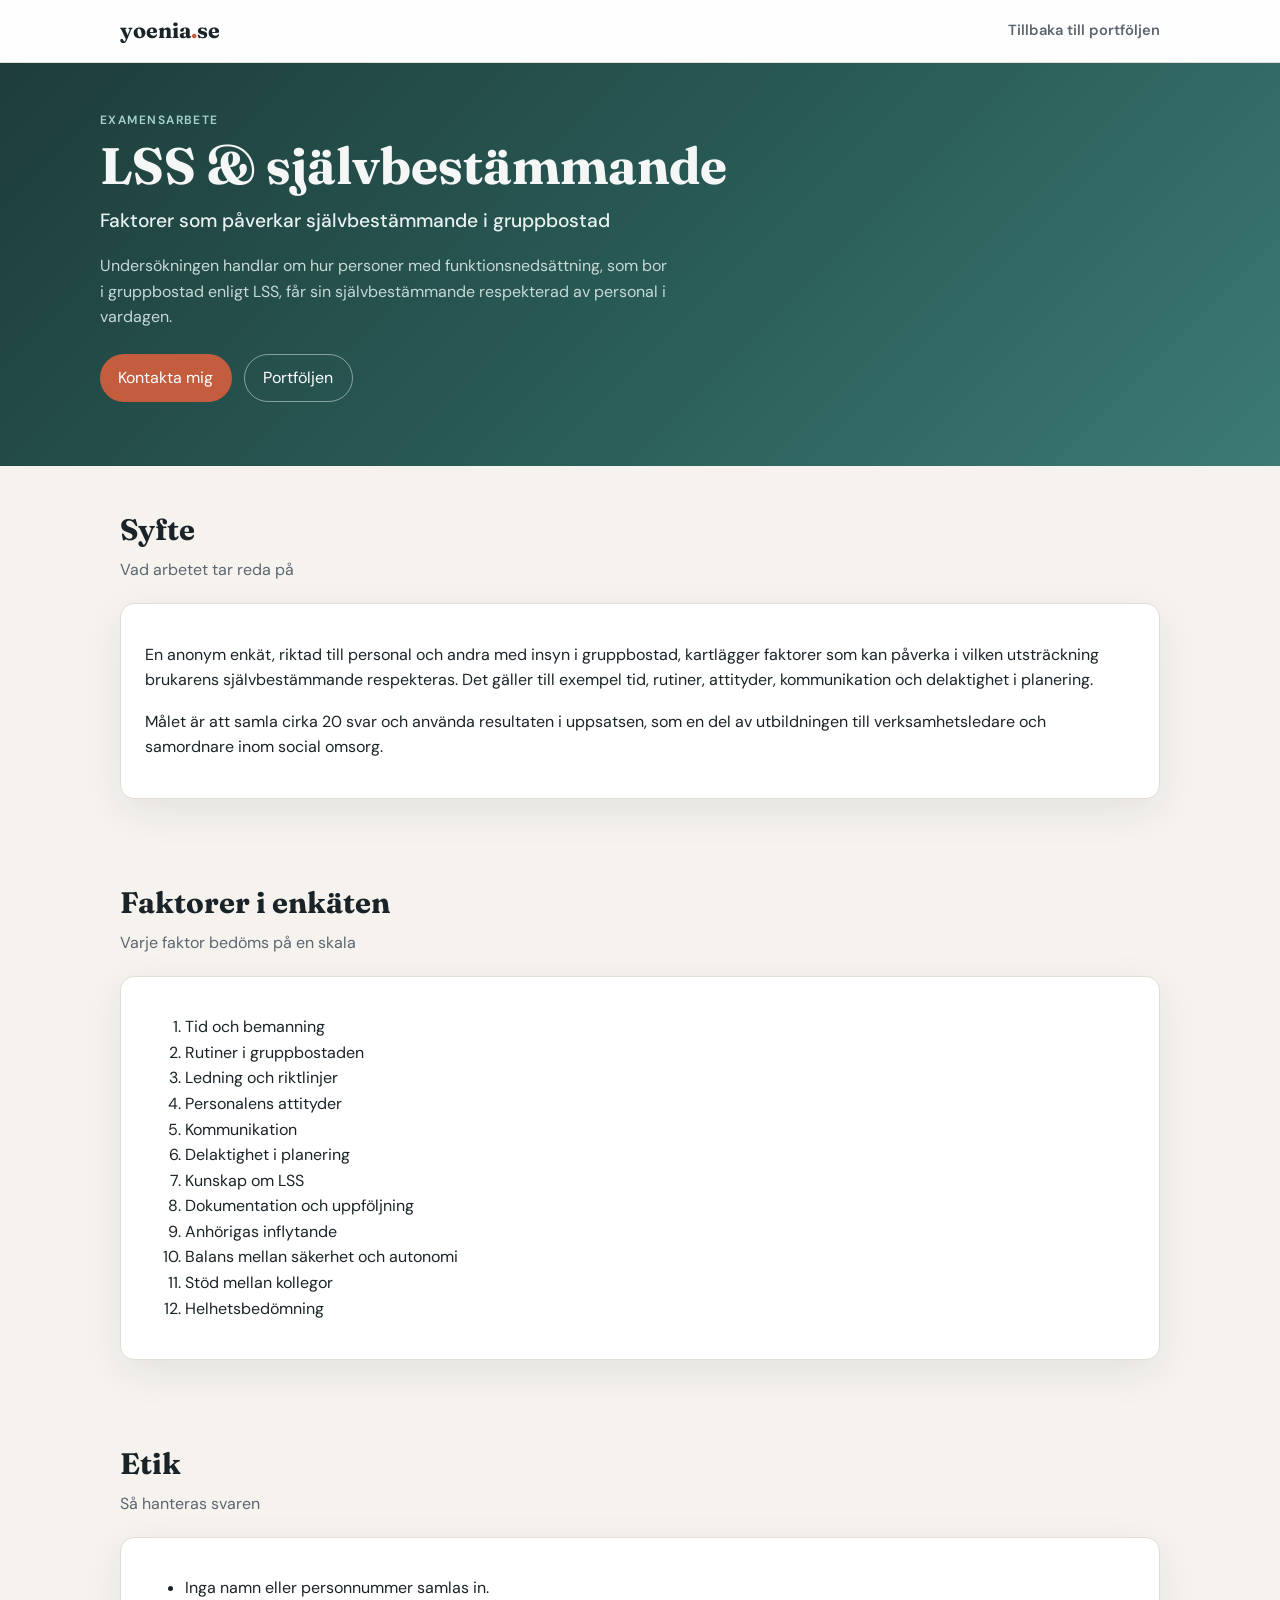
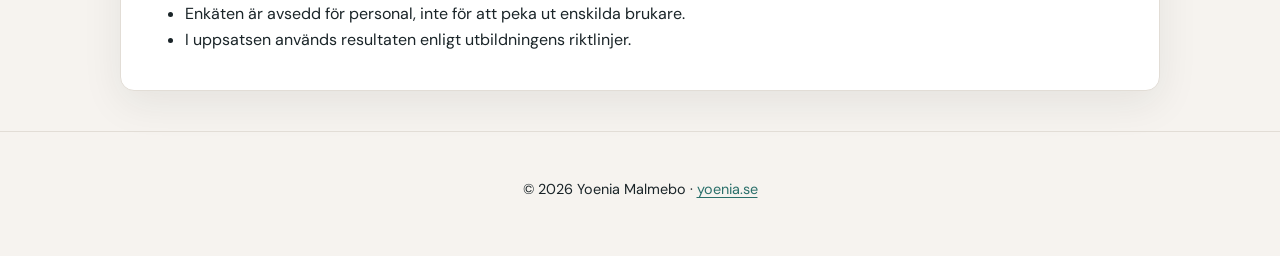
<file: src/main/resources/static/examensarbete.html>
<!DOCTYPE html>
<html lang="sv">
<head>
  <meta charset="UTF-8">
  <meta name="viewport" content="width=device-width, initial-scale=1.0">
  <meta name="description" content="Examensarbete av Yoenia Malmebo om självbestämmande för personer i gruppbostad enligt LSS.">
  <title>LSS &amp; självbestämmande | Yoenia Malmebo</title>
  <link rel="preconnect" href="https://fonts.googleapis.com">
  <link rel="preconnect" href="https://fonts.gstatic.com" crossorigin>
  <link href="https://fonts.googleapis.com/css2?family=DM+Sans:ital,opsz,wght@0,9..40,400;0,9..40,500;0,9..40,600;0,9..40,700;1,9..40,400&family=Fraunces:opsz,wght@9..144,600;9..144,700&display=swap" rel="stylesheet">
  <link rel="stylesheet" href="css/style.css">
</head>
<body>
  <a class="skip-link" href="#main">Hoppa till innehåll</a>

  <header class="site-header">
    <div class="header-inner">
      <a class="brand" href="./">yoenia<span class="brand-dot">.</span>se</a>
      <nav class="site-nav" aria-label="Sidnavigering">
        <a href="./#projekt">Tillbaka till portföljen</a>
      </nav>
    </div>
  </header>

  <main id="main">
    <section class="hero" aria-labelledby="exam-title">
      <div class="hero-grid">
      <div class="hero-copy">
        <p class="eyebrow">Examensarbete</p>
        <h1 id="exam-title">LSS &amp; självbestämmande</h1>
        <p class="hero-tagline">Faktorer som påverkar självbestämmande i gruppbostad</p>
        <p class="hero-summary">
          Undersökningen handlar om hur personer med funktionsnedsättning, som bor i gruppbostad enligt LSS,
          får sin självbestämmande respekterad av personal i vardagen.
        </p>
        <div class="hero-actions">
          <a class="btn" href="./#kontakt">Kontakta mig</a>
          <a class="btn secondary" href="./">Portföljen</a>
        </div>
      </div>
      </div>
    </section>

    <section class="section">
      <div class="section-head">
        <h2>Syfte</h2>
        <p class="muted">Vad arbetet tar reda på</p>
      </div>
      <div class="card">
        <p>
          En anonym enkät, riktad till personal och andra med insyn i gruppbostad, kartlägger faktorer
          som kan påverka i vilken utsträckning brukarens självbestämmande respekteras. Det gäller till
          exempel tid, rutiner, attityder, kommunikation och delaktighet i planering.
        </p>
        <p>
          Målet är att samla cirka 20 svar och använda resultaten i uppsatsen, som en del av utbildningen
          till verksamhetsledare och samordnare inom social omsorg.
        </p>
      </div>
    </section>

    <section class="section">
      <div class="section-head">
        <h2>Faktorer i enkäten</h2>
        <p class="muted">Varje faktor bedöms på en skala</p>
      </div>
      <div class="card">
        <ol>
          <li>Tid och bemanning</li>
          <li>Rutiner i gruppbostaden</li>
          <li>Ledning och riktlinjer</li>
          <li>Personalens attityder</li>
          <li>Kommunikation</li>
          <li>Delaktighet i planering</li>
          <li>Kunskap om LSS</li>
          <li>Dokumentation och uppföljning</li>
          <li>Anhörigas inflytande</li>
          <li>Balans mellan säkerhet och autonomi</li>
          <li>Stöd mellan kollegor</li>
          <li>Helhetsbedömning</li>
        </ol>
      </div>
    </section>

    <section class="section">
      <div class="section-head">
        <h2>Etik</h2>
        <p class="muted">Så hanteras svaren</p>
      </div>
      <div class="card">
        <ul>
          <li>Inga namn eller personnummer samlas in.</li>
          <li>Enkäten är avsedd för personal, inte för att peka ut enskilda brukare.</li>
          <li>I uppsatsen används resultaten enligt utbildningens riktlinjer.</li>
        </ul>
      </div>
    </section>
  </main>

  <footer class="site-footer">
    <p>© <span id="year"></span> Yoenia Malmebo · <a href="./">yoenia.se</a></p>
  </footer>
  <script>
    document.getElementById("year").textContent = String(new Date().getFullYear());
  </script>
</body>
</html>
</file>
<file: src/main/resources/static/css/style.css>
:root {
  --bg: #f6f3ef;
  --bg-hero: #1e3d3a;
  --surface: #ffffff;
  --text: #1a2428;
  --muted: #5c6670;
  --accent: #c45c3e;
  --accent-hover: #a84d33;
  --teal: #2a6f6a;
  --teal-soft: #d8ebe8;
  --border: #e2ddd6;
  --shadow: 0 12px 40px rgba(26, 36, 40, 0.08);
  --radius: 14px;
  --max: 1080px;
  --font: "DM Sans", system-ui, sans-serif;
  --font-display: "Fraunces", Georgia, serif;
}

*,
*::before,
*::after {
  box-sizing: border-box;
}

html {
  scroll-behavior: smooth;
}

body {
  margin: 0;
  font-family: var(--font);
  background: var(--bg);
  color: var(--text);
  line-height: 1.6;
}

a {
  color: var(--teal);
  text-decoration-thickness: 1px;
  text-underline-offset: 3px;
}

a:hover {
  color: var(--accent);
}

.skip-link {
  position: absolute;
  left: -9999px;
  top: 0;
  background: var(--teal);
  color: #fff;
  padding: 0.5rem 1rem;
  z-index: 100;
}

.skip-link:focus {
  left: 1rem;
  top: 1rem;
}

.site-header {
  position: sticky;
  top: 0;
  z-index: 50;
  background: rgba(255, 255, 255, 0.92);
  backdrop-filter: blur(10px);
  border-bottom: 1px solid var(--border);
}

.header-inner {
  max-width: var(--max);
  margin: 0 auto;
  padding: 0.85rem 1.25rem;
  display: flex;
  align-items: center;
  justify-content: space-between;
  gap: 1rem;
}

.brand {
  font-family: var(--font-display);
  font-weight: 700;
  font-size: 1.35rem;
  color: var(--text);
  text-decoration: none;
}

.brand-dot {
  color: var(--accent);
}

.site-nav {
  display: flex;
  flex-wrap: wrap;
  gap: 0.35rem 1rem;
}

.site-nav a {
  font-weight: 600;
  font-size: 0.92rem;
  color: var(--muted);
  text-decoration: none;
}

.site-nav a:hover {
  color: var(--teal);
}

.nav-toggle {
  display: none;
  border: 1px solid var(--border);
  background: var(--surface);
  border-radius: 8px;
  padding: 0.4rem 0.75rem;
  font: inherit;
  cursor: pointer;
}

.hero {
  background: linear-gradient(135deg, var(--bg-hero) 0%, #2a5c58 55%, #3d7a74 100%);
  color: #f4f7f6;
  padding: 3rem 1.25rem 4rem;
}

.hero-grid {
  max-width: var(--max);
  margin: 0 auto;
  display: grid;
  grid-template-columns: 1.4fr 0.9fr;
  gap: 2rem;
  align-items: start;
}

.eyebrow {
  text-transform: uppercase;
  letter-spacing: 0.12em;
  font-size: 0.75rem;
  font-weight: 600;
  color: #a8d4ce;
  margin: 0 0 0.5rem;
}

.hero h1 {
  font-family: var(--font-display);
  font-size: clamp(2.2rem, 5vw, 3.2rem);
  line-height: 1.1;
  margin: 0 0 0.75rem;
}

.hero-tagline {
  font-size: 1.2rem;
  font-weight: 500;
  margin: 0 0 1rem;
  color: #e8f2f0;
}

.hero-summary {
  color: #c5d9d5;
  max-width: 52ch;
  margin: 0 0 1.5rem;
}

.hero-actions {
  display: flex;
  flex-wrap: wrap;
  gap: 0.75rem;
}

.hero-card {
  background: rgba(255, 255, 255, 0.08);
  border: 1px solid rgba(255, 255, 255, 0.15);
  border-radius: var(--radius);
  padding: 1.5rem;
}

.avatar {
  width: 4.5rem;
  height: 4.5rem;
  border-radius: 50%;
  display: grid;
  place-items: center;
  font-weight: 700;
  font-size: 1.25rem;
  background: var(--accent);
  color: #fff;
  margin-bottom: 1rem;
  overflow: hidden;
}

.avatar.avatar--photo {
  background: transparent;
  padding: 0;
}

.avatar-img {
  width: 100%;
  height: 100%;
  object-fit: cover;
  object-position: center 18%;
  display: block;
}

.quick-facts {
  list-style: none;
  margin: 0;
  padding: 0;
  font-size: 0.95rem;
}

.quick-facts li {
  padding: 0.35rem 0;
  border-bottom: 1px solid rgba(255, 255, 255, 0.1);
}

.quick-facts li:last-child {
  border-bottom: none;
}

.section {
  max-width: var(--max);
  margin: 0 auto;
  padding: 2.5rem 1.25rem;
}

.section-head {
  margin-bottom: 1.25rem;
}

.section-head h2 {
  font-family: var(--font-display);
  font-size: 1.85rem;
  margin: 0 0 0.25rem;
}

.muted {
  color: var(--muted);
  margin: 0;
}

.card {
  background: var(--surface);
  border: 1px solid var(--border);
  border-radius: var(--radius);
  padding: 1.35rem 1.5rem;
  box-shadow: var(--shadow);
}

.pill-list {
  display: flex;
  flex-wrap: wrap;
  gap: 0.5rem;
  list-style: none;
  margin: 1.25rem 0 0;
  padding: 0;
}

.pill-list li {
  background: var(--teal-soft);
  color: var(--teal);
  font-size: 0.85rem;
  font-weight: 600;
  padding: 0.35rem 0.75rem;
  border-radius: 999px;
}

.skills-grid {
  display: grid;
  grid-template-columns: repeat(auto-fit, minmax(240px, 1fr));
  gap: 1rem;
}

.skill-card h3 {
  margin: 0 0 0.75rem;
  font-size: 1rem;
  color: var(--teal);
}

.skill-card ul {
  margin: 0;
  padding-left: 1.1rem;
  color: var(--muted);
  font-size: 0.95rem;
}

.timeline {
  list-style: none;
  margin: 0;
  padding: 0;
  border-left: 2px solid var(--teal-soft);
}

.timeline-item {
  position: relative;
  padding: 0 0 1.75rem 1.5rem;
}

.timeline-item::before {
  content: "";
  position: absolute;
  left: -7px;
  top: 0.35rem;
  width: 12px;
  height: 12px;
  border-radius: 50%;
  background: var(--accent);
  border: 2px solid var(--bg);
}

.timeline-period {
  font-size: 0.85rem;
  font-weight: 600;
  color: var(--accent);
  margin: 0 0 0.25rem;
}

.timeline-item h3 {
  margin: 0 0 0.15rem;
  font-size: 1.05rem;
}

.timeline-org {
  margin: 0 0 0.75rem;
  color: var(--muted);
  font-size: 0.95rem;
}

.timeline-item ul {
  margin: 0;
  padding-left: 1.1rem;
  color: var(--text);
  font-size: 0.95rem;
}

.cards-stack {
  display: flex;
  flex-direction: column;
  gap: 0.85rem;
}

.edu-card h3 {
  margin: 0 0 0.25rem;
  font-size: 1.05rem;
}

.edu-meta {
  color: var(--muted);
  font-size: 0.9rem;
  margin: 0 0 0.5rem;
}

.projects-grid {
  display: grid;
  grid-template-columns: repeat(auto-fit, minmax(280px, 1fr));
  gap: 1rem;
}

.project-card h3 {
  margin: 0 0 0.5rem;
}

.tech-tags {
  display: flex;
  flex-wrap: wrap;
  gap: 0.4rem;
  margin: 1rem 0;
}

.tech-tags span {
  font-size: 0.75rem;
  font-weight: 600;
  background: #f0ebe4;
  padding: 0.25rem 0.5rem;
  border-radius: 6px;
}

.contact-grid {
  display: grid;
  grid-template-columns: 1fr 1.2fr;
  gap: 1rem;
  align-items: start;
}

.contact-info p {
  margin: 0 0 0.75rem;
}

.contact-form label {
  display: block;
  font-weight: 600;
  font-size: 0.9rem;
  margin-bottom: 1rem;
}

.contact-form input,
.contact-form textarea {
  display: block;
  width: 100%;
  margin-top: 0.35rem;
  padding: 0.65rem 0.75rem;
  border: 1px solid var(--border);
  border-radius: 8px;
  font: inherit;
}

.contact-form input:focus,
.contact-form textarea:focus {
  outline: 2px solid var(--teal-soft);
  border-color: var(--teal);
}

.form-status {
  min-height: 1.25rem;
  font-size: 0.9rem;
  margin: 0 0 0.75rem;
}

.form-status.ok {
  color: var(--teal);
}

.form-status.err {
  color: #b42318;
}

.btn {
  display: inline-flex;
  align-items: center;
  justify-content: center;
  padding: 0.65rem 1.15rem;
  border-radius: 999px;
  border: none;
  background: var(--accent);
  color: #fff;
  font-weight: 600;
  font: inherit;
  cursor: pointer;
  text-decoration: none;
}

.btn:hover {
  background: var(--accent-hover);
  color: #fff;
}

.btn.secondary {
  background: transparent;
  color: #fff;
  border: 1px solid rgba(255, 255, 255, 0.45);
}

.hero .btn.secondary {
  color: #fff;
}

.section .btn.secondary {
  color: var(--teal);
  border-color: var(--teal);
  background: transparent;
}

.site-footer {
  text-align: center;
  padding: 2rem 1.25rem 2.5rem;
  border-top: 1px solid var(--border);
  font-size: 0.9rem;
}

.footer-tech {
  margin-top: 0.35rem;
  font-size: 0.8rem;
}

@media (max-width: 860px) {
  .hero-grid,
  .contact-grid {
    grid-template-columns: 1fr;
  }

  .nav-toggle {
    display: block;
  }

  .site-nav {
    display: none;
    position: absolute;
    right: 1rem;
    top: 100%;
    flex-direction: column;
    background: var(--surface);
    border: 1px solid var(--border);
    border-radius: var(--radius);
    padding: 0.75rem 1rem;
    box-shadow: var(--shadow);
  }

  .site-nav.is-open {
    display: flex;
  }

  .site-header {
    position: relative;
  }
}
</file>
